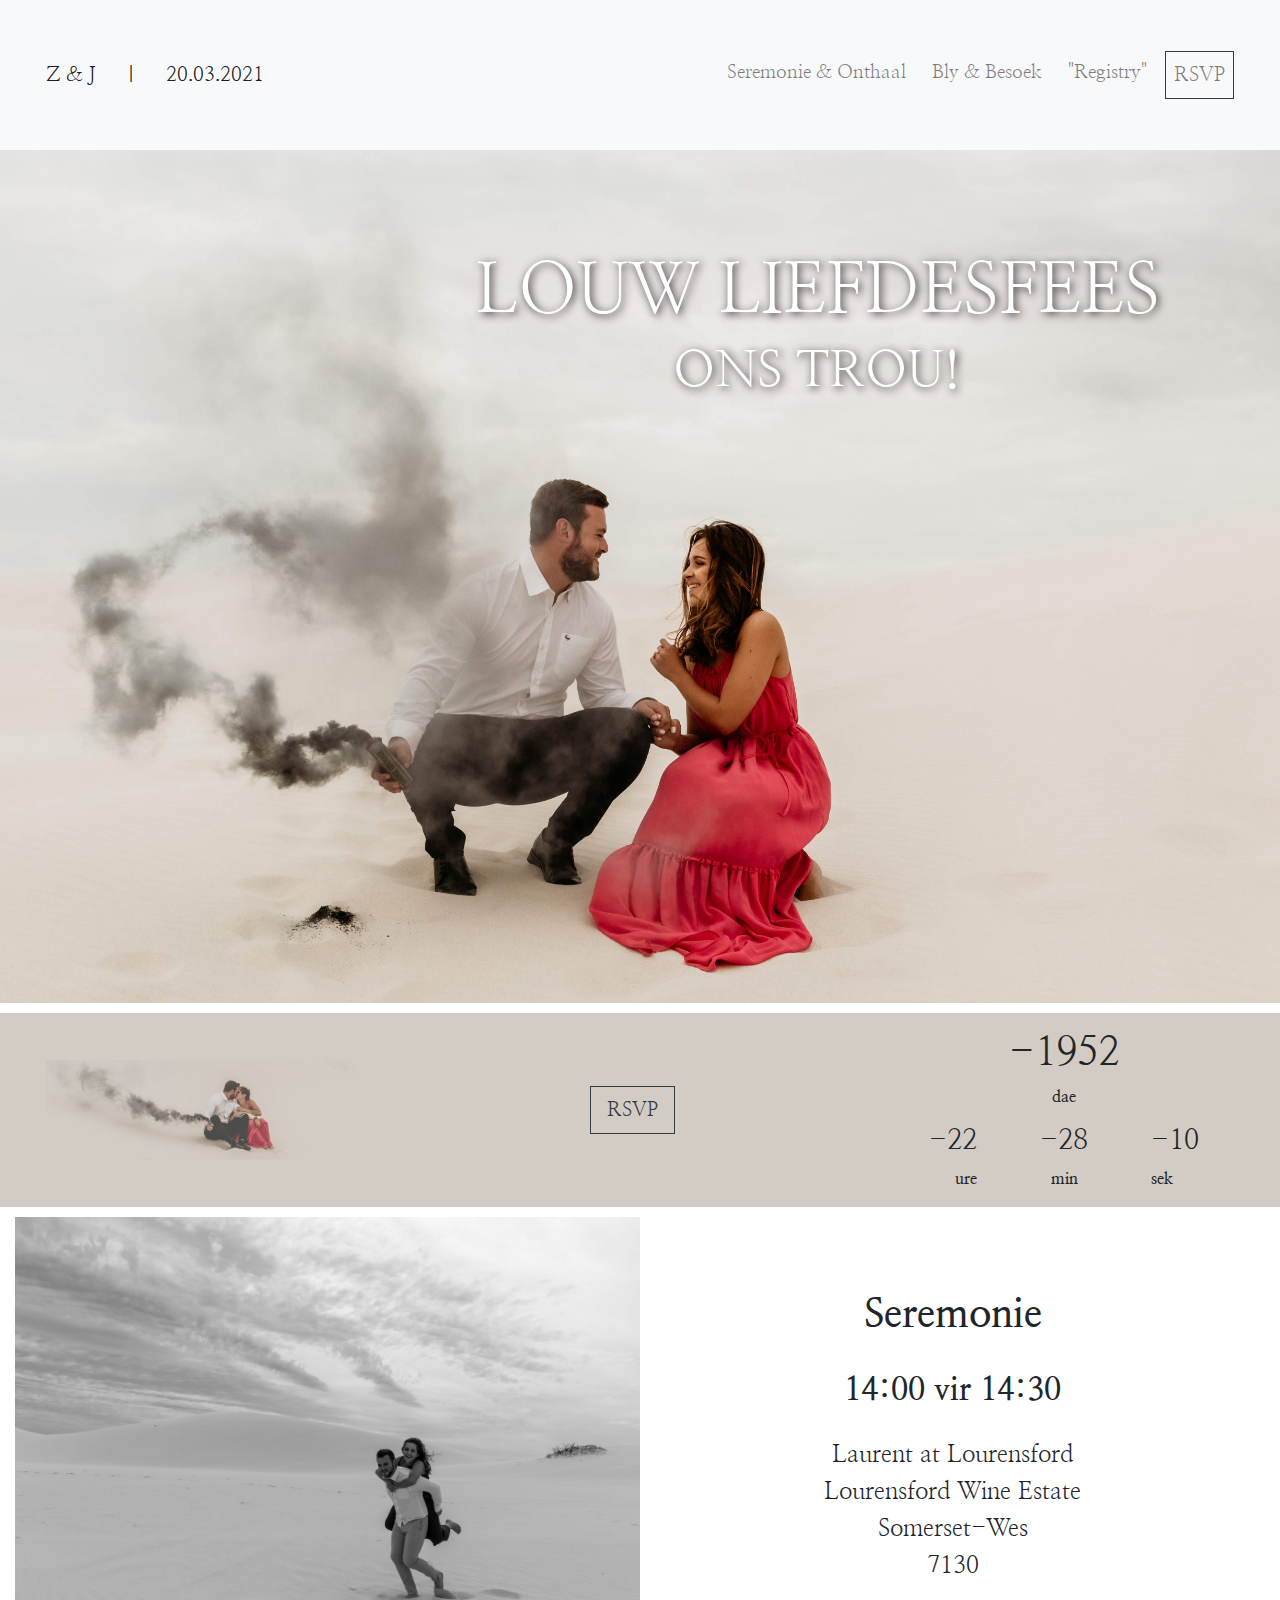
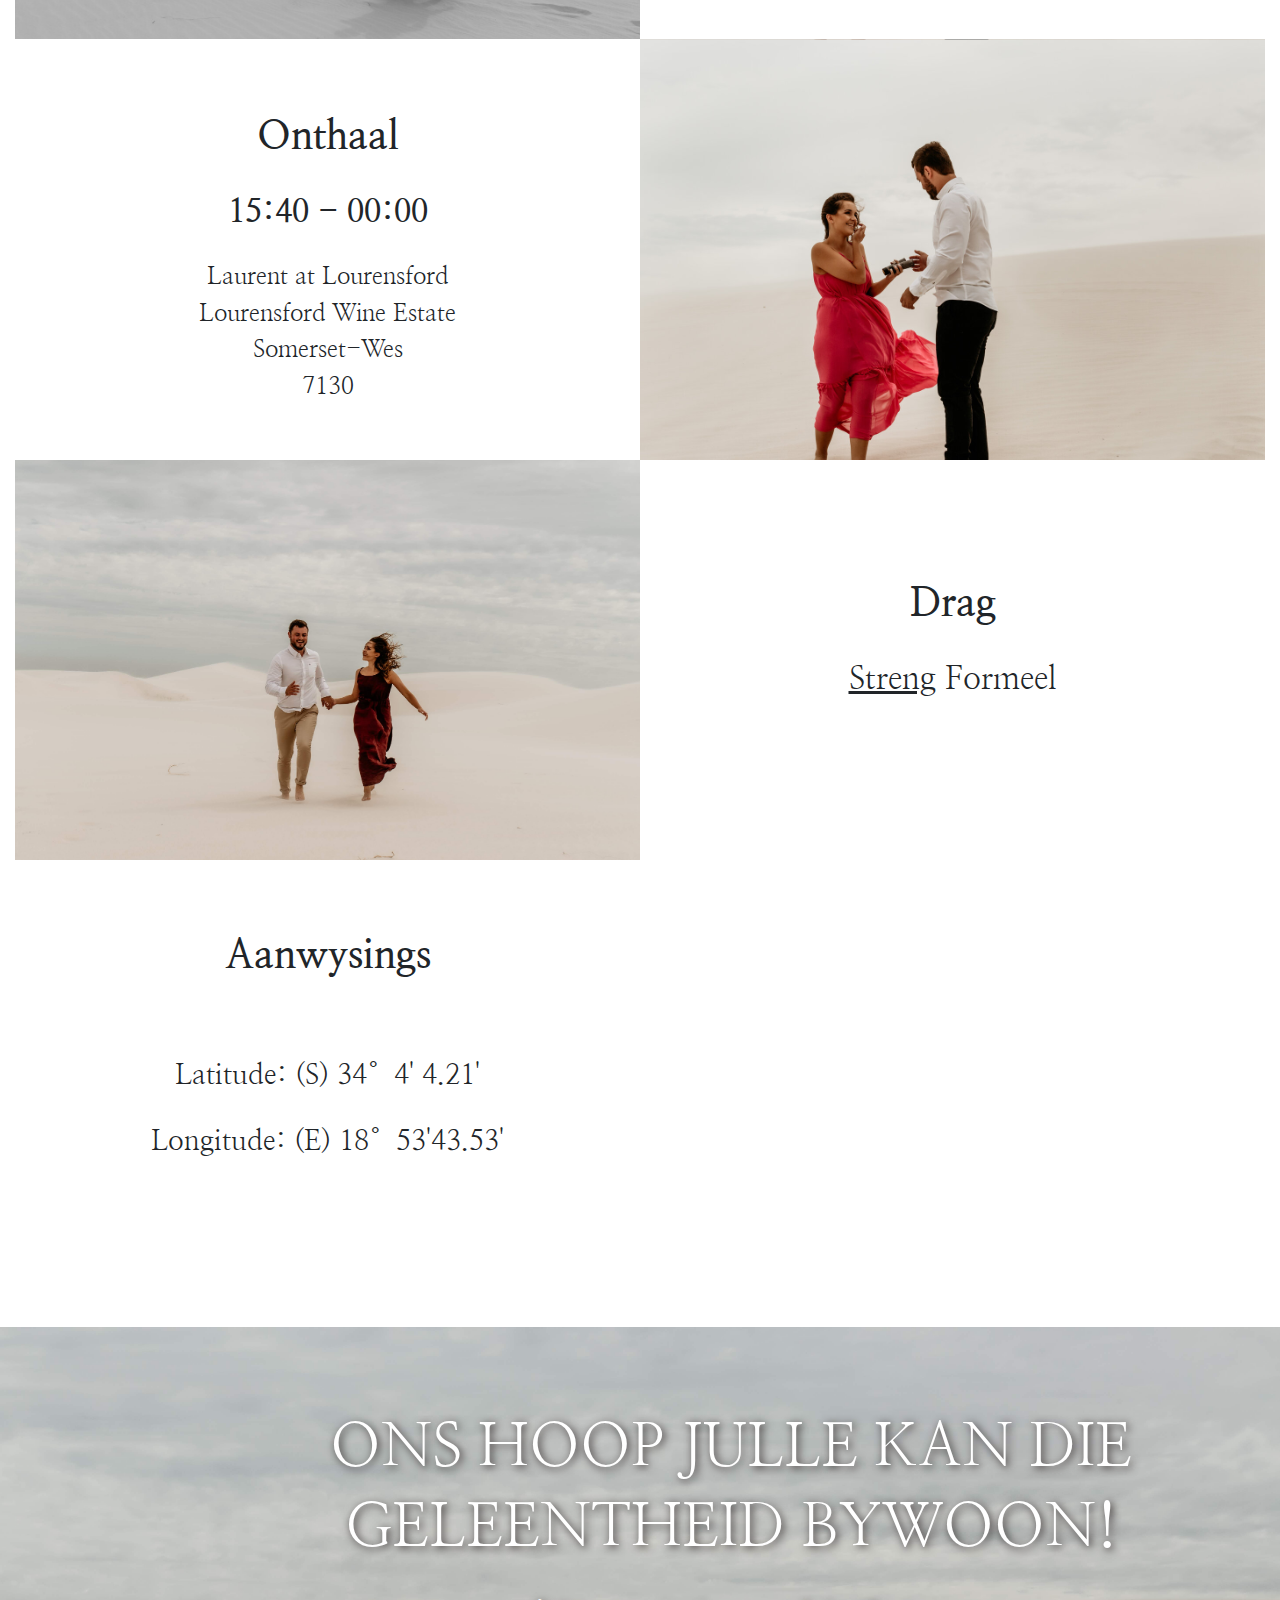
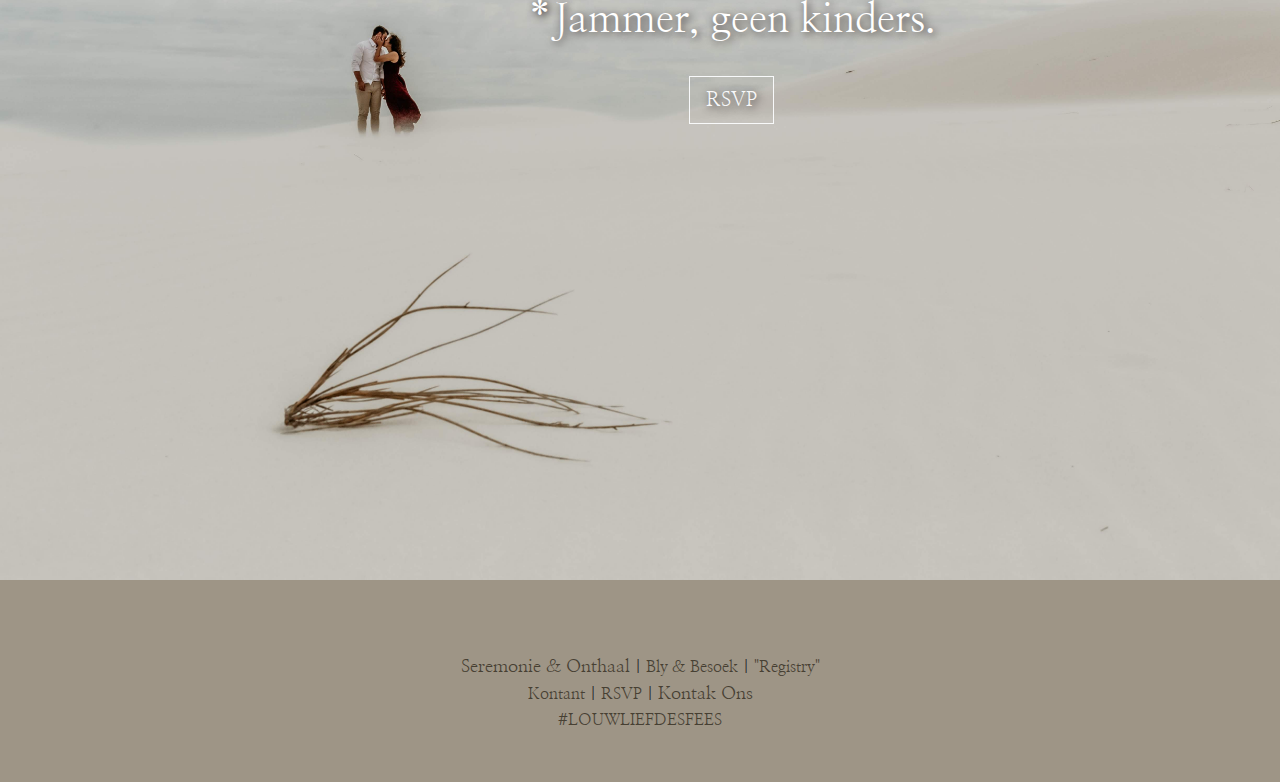
<file: index.html>
<!doctype html>
<html lang="en">
  <head>
    <!-- Required meta tags -->
    <meta charset="utf-8">
    <meta name="viewport" content="width=device-width, initial-scale=1, shrink-to-fit=no">

    <!-- Bootstrap CSS -->
    <link rel="stylesheet" href="https://stackpath.bootstrapcdn.com/bootstrap/4.3.1/css/bootstrap.min.css" integrity="sha384-ggOyR0iXCbMQv3Xipma34MD+dH/1fQ784/j6cY/iJTQUOhcWr7x9JvoRxT2MZw1T" crossorigin="anonymous">
    <link rel="preconnect" href="https://fonts.gstatic.com">
    <link href="https://fonts.googleapis.com/css2?family=Nanum+Myeongjo&display=swap" rel="stylesheet">
    <link rel="stylesheet" href="styles/styles.css">
    <title>Louw Liefdesfees | Seremonie & Onthaal</title>
  </head>
  <body>
    <nav class="navbar navbar-expand-md navbar-light bg-light sticky-top my-font" style="min-height: 150px; font-size: larger;">
      <a href="index.html" class="navbar-brand">&nbsp; &nbsp;  &nbsp; Z & J &nbsp;&nbsp;&nbsp;&nbsp; | &nbsp;&nbsp;&nbsp;&nbsp; 20.03.2021</a>
      <button type="button" class="navbar-toggler" data-toggle="collapse" data-target="#navbarCollapse">
          <span class="navbar-toggler-icon"></span>
      </button>
  
      <div class="collapse navbar-collapse" id="navbarCollapse">
          <div class="navbar-nav ml-auto">
              <a href="index.html" class="nav-item nav-link">Seremonie & Onthaal</a>&nbsp;&nbsp;
              <a href="blybesoek.html" class="nav-item nav-link">Bly & Besoek</a>&nbsp;&nbsp;
              <a href="registry.html" class="nav-item nav-link">"Registry"</a>&nbsp;&nbsp;
              <a href="RSVP.html" class="nav-item nav-link btn btn-outline-dark btn-lg rounded-0">RSVP</a>&nbsp;&nbsp;&nbsp;&nbsp;&nbsp;&nbsp;
          </div>  
      </div>
  </nav>
    <div style="position: relative;">
      <div class="top-right text-center my-font">
        <h1 class="headerFont">LOUW LIEFDESFEES</h1>
        <h3 class="subheaderFont">ONS TROU!</h3>
      </div>
      <img src="assets/5D3_2553.jpg" style="max-width: 100%">
    </div>
    

    <div style="height:10px"></div>

    <div class="row my-font" style="background-color: rgb(211, 204, 196); margin-right:0px; position: relative;">
      <div class="col-lg-4 d-flex align-items-center justify-content-center" style="height: 100px; margin: auto;">
          <img src="assets/kleinSand.jpg" style="height: 100px;">
      </div>
      
      <div class="col-lg-4 d-flex align-items-center justify-content-center" style="height: 100px; margin: auto;">
        <a href="RSVP.html" class="btn btn-outline-dark btn-lg rounded-0">RSVP</a>
      </div>

      <div class="col-lg-4 text-center" style="min-height: 100px; font-weight: bolder; margin: auto;">
        
        <div class="row" style="height: 30%;">
          <div class="col-lg-12" style="margin-top: 1rem">
            <h1 id="tyd-dae"></h1>
          </div>
        </div>
        <div class="row" style="height: 20%;">
          <div class="col-lg-12">
            <p>dae</p>
          </div>
        </div>
        <div class="row flex-nowrap" style="height: 50%;">
          <div class="col-lg-4">
            <div class="text-right" >
              <h3 id="tyd-ure"></h3>
              <p>ure</p>
            </div>
            
          </div>
          <div class="col-lg-4">
            <h3 id="tyd-min"></h3>
            <p>min</p>
          </div>
          <div class="col-lg-4 text-left">
            <h3 id="tyd-sek"></h3>
            <p>sek</p>
          </div>
        </div>
      </div>
    </div>

    <div style="height:10px"></div>

      <div class="col">
        <div class="row no-gutters">
          
          <div class="col-lg-6 text-center my-font order-lg-12" style="margin: 50px 0;">
            <br/>
            <h1><b>Seremonie</b></h2>
            <br/>
            <h2><b>14:00 vir 14:30</b></h2>
            <br/>
            <h4>Laurent at Lourensford</h4>
            <h4>Lourensford Wine Estate</h4>
            <h4>Somerset-Wes</h4>
            <h4>7130</h4>
          </div>
          <div class="col-lg-6 fill1 order-lg-1"></div>
        </div>
        <div class="row no-gutters">
          <div class="col-lg-6 text-center my-font" style="margin: 50px 0;">
            <br/>
            <h1><b>Onthaal</b></h2>
            <br/>
            <h2><b>15:40 - 00:00</b></h2>
            <br/>
            <h4>Laurent at Lourensford</h4>
            <h4>Lourensford Wine Estate</h4>
            <h4>Somerset-Wes</h4>
            <h4>7130</h4>
          </div>
          <div class="col-lg-6 fill2"></div>
        </div>
          <div class="row no-gutters">
            <div class="col-lg-6 text-center my-font order-lg-12" >
                <br/>
                <br/>
                <br/>
                <br/>
                <br/>
                <h1><b>Drag</b></h2>
                <br/>
                <h2><u>Streng</u> Formeel</h2>
                <br/>
                <br/>
                <br/>
                <br/>
                <br/>
            </div>
            <div class="col-lg-6 fill3 order-lg-1"></div>
          </div>
          <div class="row no-gutters">
            <div class="col-lg-6 text-center my-font" >
              <br/>
              <br/>
              <br/>
              <h1><b>Aanwysings</b></h2>
              <br/>
              <br/>
              <br/>
              <h3>Latitude: (S) 34°4' 4.21'</h3>
              <br/>
              <h3>Longitude: (E) 18°53'43.53'</h3>
              <br>
              <br>
            </div>
          
            <div class="col-lg-6"><iframe src="https://www.google.com/maps/embed?pb=!1m18!1m12!1m3!1d3304.9066850857184!2d18.886432115489434!3d-34.07190628060066!2m3!1f0!2f0!3f0!3m2!1i1024!2i768!4f13.1!3m3!1m2!1s0x1dcdb5fb37cdec5f%3A0x3372f388c6fa73a6!2sLourensford%20Wine%20Estate!5e0!3m2!1saf!2sza!4v1605639711419!5m2!1saf!2sza" width="100%" height="450" frameborder="0" style="border:0;" allowfullscreen="" aria-hidden="false" tabindex="0"></iframe>
            </div>
          </div>
          
      </div>
      

    <div style="height:10px"></div>
    

    <div style="position: relative;">
      <div class="top-right2 my-font text-center" >
        <h1 class="footerFont">ONS HOOP JULLE KAN DIE</h1>
        <h1 class="footerFont">GELEENTHEID BYWOON!</h1>
        <br>
        <h3 class="smallFooterFont">*Jammer, geen kinders.</h3>
        <br>
        <a href="RSVP.html" class="btn btn-outline-light btn-lg rounded-0">RSVP</a>
      </div>
      <img src="assets/5D3_2884.jpg" style="max-width: 100%;">
    </div>

    <div style="height:20px"></div>
    
<div class="row no-gutters my-font flex-nowrap" style="background-color: #9e9586; width: 100%; padding: 50px 0 50PX; margin-top: -20px;">
<div style="text-align: center; margin: auto;">
<br><span style="color: #474033; font-size: 18px;"><a style="color: #474033;" href="https://louwliefdesfees.github.io/index.html">Seremonie &amp; Onthaal</a></span> | <span style="color: #474033;"><a style="color: #474033;" href="https://louwliefdesfees.github.io/blybesoek.html">Bly &amp; Besoek</a></span> | <span style="color: #474033;"><a style="color: #474033;" href="https://louwliefdesfees.github.io/registry.html">"Registry"</a></span></br>
<a style="color: #474033;" href="https://louwliefdesfees.github.io/kontant.html">Kontant</a> | <span style="color: #474033;"><a style="color: #474033;" href="https://louwliefdesfees.github.io/RSVP.html">RSVP</a></span> | <a href="mailto:zahnri.joubert@yahoo.com"><span style="color: #474033; font-size: 18px;">Kontak Ons</span></a></br>
<span style="color: #474033;">#LOUWLIEFDESFEES</span>
</div>
</div>

<script>
// Set the date we're counting down to
var countDownDate = new Date("Mar 20, 2021 14:30:00").getTime();

// Update the count down every 1 second
var x = setInterval(function() {

  // Get today's date and time
  var now = new Date().getTime();

  // Find the distance between now and the count down date
  var distance = countDownDate - now;

  // Time calculations for days, hours, minutes and seconds
  var days = Math.floor(distance / (1000 * 60 * 60 * 24));
  var hours = Math.floor((distance % (1000 * 60 * 60 * 24)) / (1000 * 60 * 60));
  var minutes = Math.floor((distance % (1000 * 60 * 60)) / (1000 * 60));
  var seconds = Math.floor((distance % (1000 * 60)) / 1000);

  // Display the result in the element with id="demo"
  document.getElementById("tyd-dae").innerHTML = days;
  document.getElementById("tyd-ure").innerHTML = hours;
  document.getElementById("tyd-min").innerHTML = minutes;
  document.getElementById("tyd-sek").innerHTML = seconds;

  // If the count down is finished, write some text
  if (distance < 0) {
    clearInterval(x);
    document.getElementById("demo").innerHTML = "GETROUD!";
  }
}, 1000);
</script>
    <!-- Optional JavaScript -->
    <!-- jQuery first, then Popper.js, then Bootstrap JS -->
    <script src="https://code.jquery.com/jquery-3.3.1.slim.min.js" integrity="sha384-q8i/X+965DzO0rT7abK41JStQIAqVgRVzpbzo5smXKp4YfRvH+8abtTE1Pi6jizo" crossorigin="anonymous"></script>
    <script src="https://cdnjs.cloudflare.com/ajax/libs/popper.js/1.14.7/umd/popper.min.js" integrity="sha384-UO2eT0CpHqdSJQ6hJty5KVphtPhzWj9WO1clHTMGa3JDZwrnQq4sF86dIHNDz0W1" crossorigin="anonymous"></script>
    <script src="https://stackpath.bootstrapcdn.com/bootstrap/4.3.1/js/bootstrap.min.js" integrity="sha384-JjSmVgyd0p3pXB1rRibZUAYoIIy6OrQ6VrjIEaFf/nJGzIxFDsf4x0xIM+B07jRM" crossorigin="anonymous"></script>
  </body>
</html>
</file>
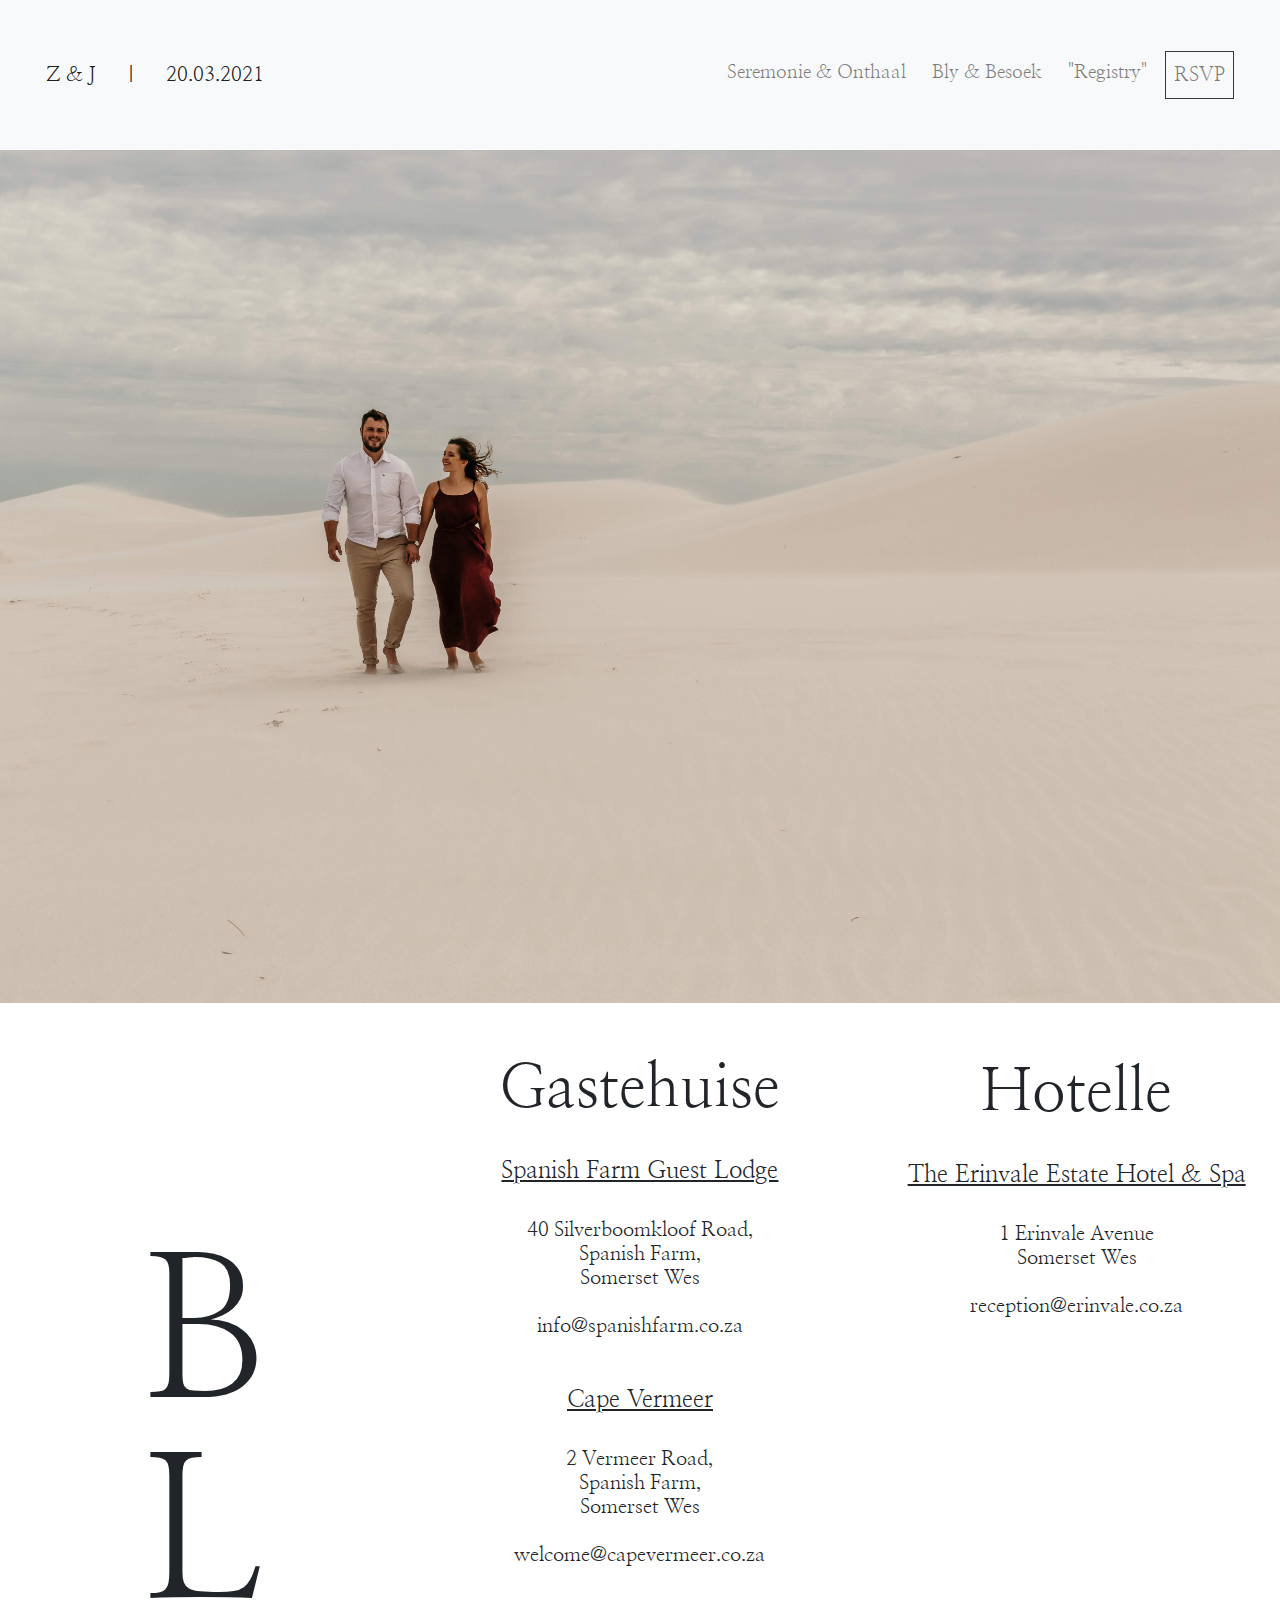
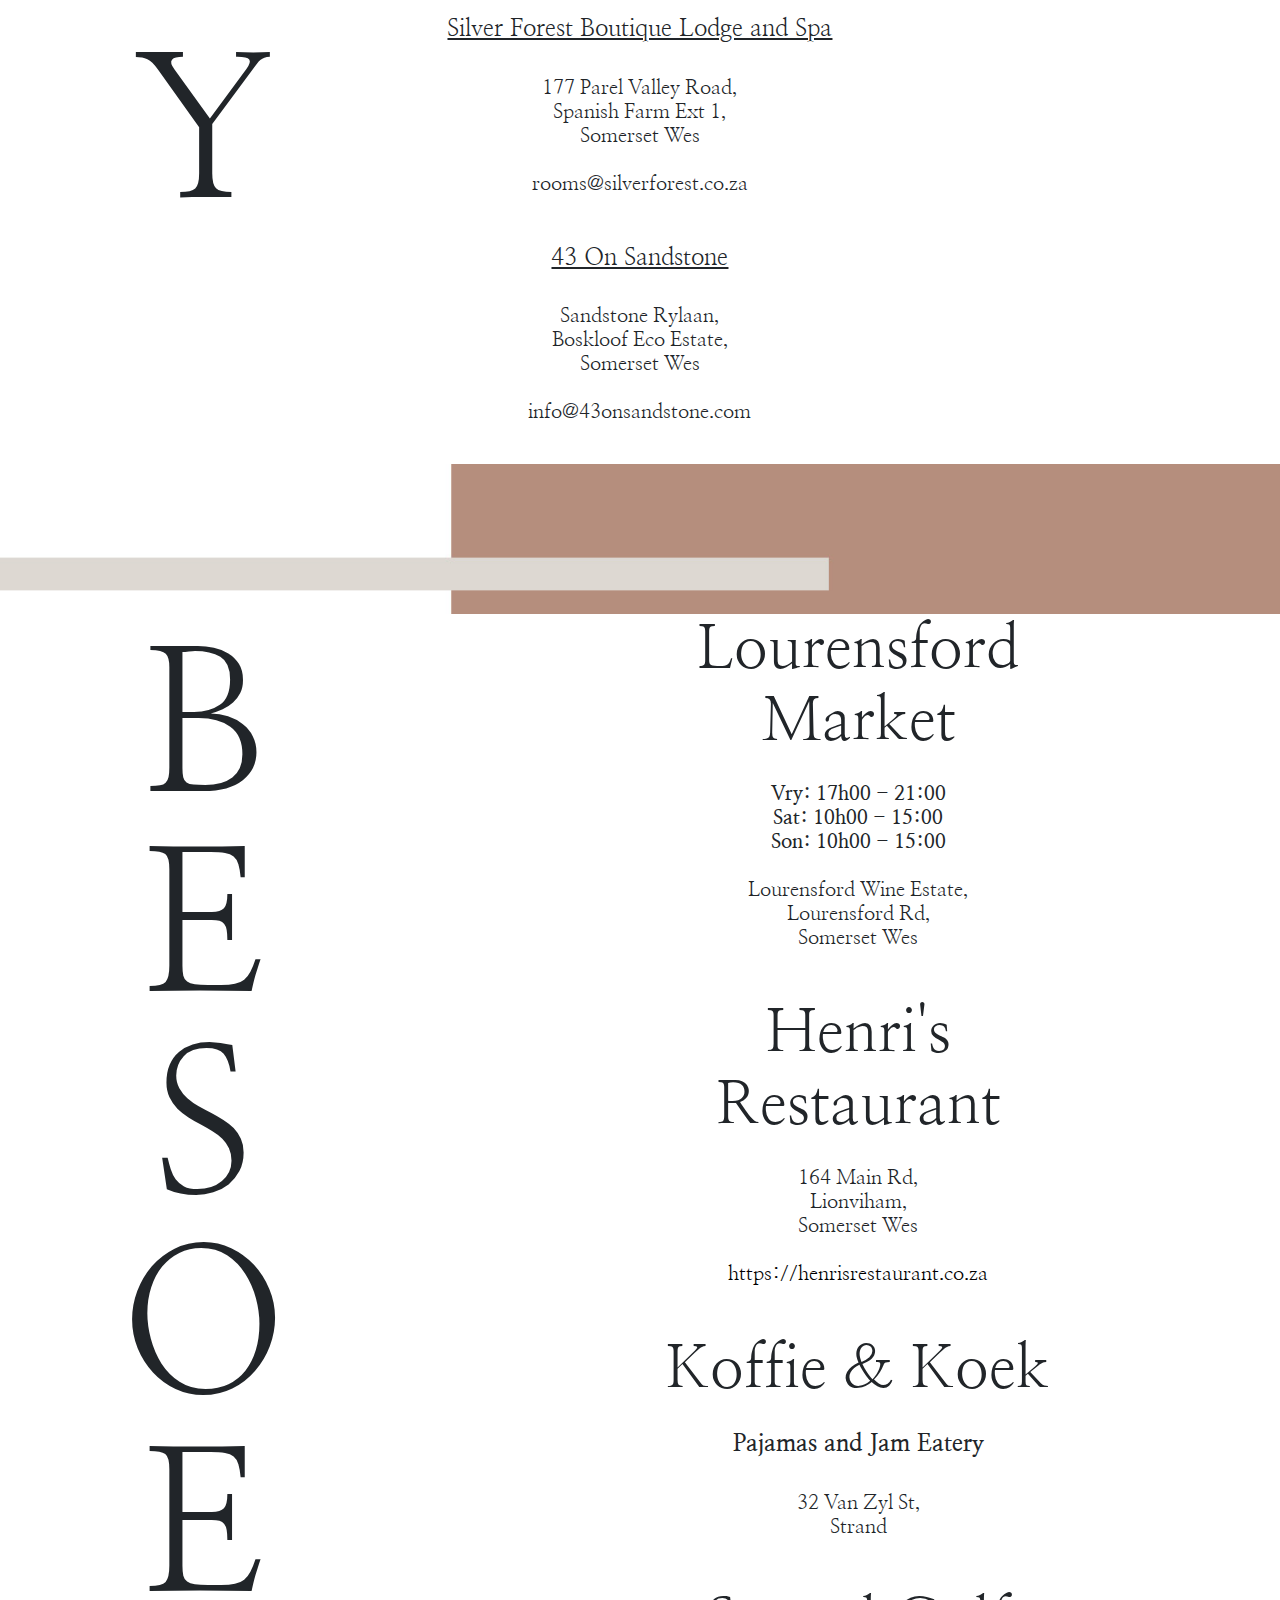
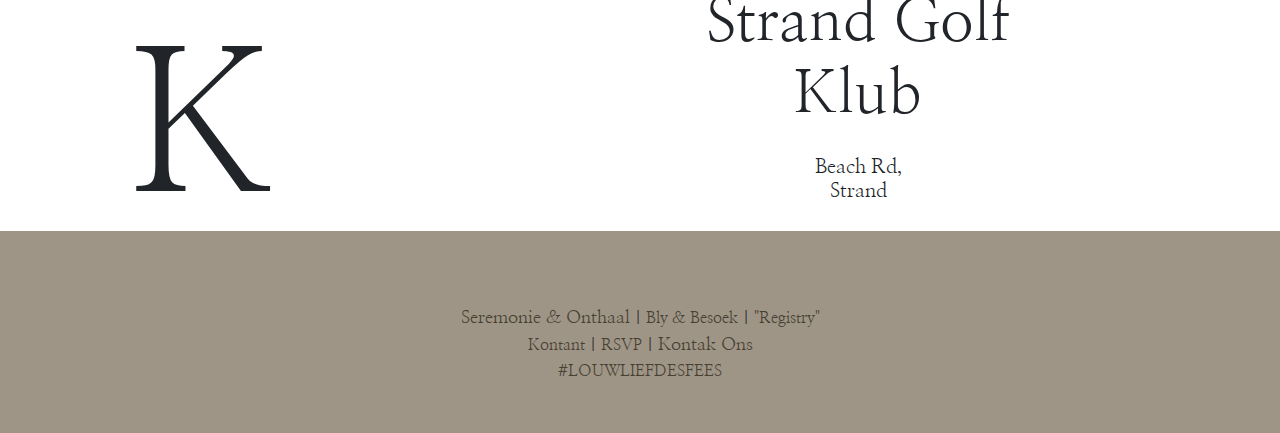
<file: blybesoek.html>
<!doctype html>
<html lang="en">
  <head>
    <!-- Required meta tags -->
    <meta charset="utf-8">
    <meta name="viewport" content="width=device-width, initial-scale=1, shrink-to-fit=no">

    <!-- Bootstrap CSS -->
    <link rel="stylesheet" href="https://stackpath.bootstrapcdn.com/bootstrap/4.3.1/css/bootstrap.min.css" integrity="sha384-ggOyR0iXCbMQv3Xipma34MD+dH/1fQ784/j6cY/iJTQUOhcWr7x9JvoRxT2MZw1T" crossorigin="anonymous">
    <link rel="preconnect" href="https://fonts.gstatic.com">
    <link href="https://fonts.googleapis.com/css2?family=Nanum+Myeongjo&display=swap" rel="stylesheet">
    <link rel="stylesheet" href="styles/styles.css">
    <title>Louw Liefdesfees|Bly & Besoek</title>
  </head>
  <body>
    <nav class="navbar navbar-expand-md navbar-light bg-light sticky-top my-font" style="min-height: 150px; font-size: larger;">
      <a href="index.html" class="navbar-brand">&nbsp; &nbsp;  &nbsp; Z & J &nbsp;&nbsp;&nbsp;&nbsp; | &nbsp;&nbsp;&nbsp;&nbsp; 20.03.2021</a>
      <button type="button" class="navbar-toggler" data-toggle="collapse" data-target="#navbarCollapse">
          <span class="navbar-toggler-icon"></span>
      </button>
  
      <div class="collapse navbar-collapse" id="navbarCollapse">
          <div class="navbar-nav ml-auto">
              <a href="index.html" class="nav-item nav-link">Seremonie & Onthaal</a>&nbsp;&nbsp;
              <a href="blybesoek.html" class="nav-item nav-link">Bly & Besoek</a>&nbsp;&nbsp;
              <a href="registry.html" class="nav-item nav-link">"Registry"</a>&nbsp;&nbsp;
              <a href="RSVP.html" class="nav-item nav-link btn btn-outline-dark btn-lg rounded-0">RSVP</a>&nbsp;&nbsp;&nbsp;&nbsp;&nbsp;&nbsp;
          </div>
      </div>
  </nav>
    
    <div style="position: relative;">
      <img src="assets/IMG_0796.jpg" style="max-width: 100%">
    </div>

    <div style="height:50px"></div>
    
    <div class="row my-font ">
      <div class="col-lg-4 d-flex justify-content-center align-items-center">
        <h1 class="" style="writing-mode: vertical-lr; text-orientation:upright; font-size:200px; margin: auto;">BLY</h1>
      </div>
      <div class="col-lg-4 text-center">
        <h1 style="font-size:60px;">Gastehuise</h1>
        <br>
        <h4><u>Spanish Farm Guest Lodge</u></h4>
        <br>
        <h5>40 Silverboomkloof Road,</h5>
        <h5>Spanish Farm,</h5>
        <h5>Somerset Wes</h5>
        <br>
        <h5>info@spanishfarm.co.za</h5>
        <br>
        <br>
        <h4><u>Cape Vermeer</u></h4>
        <br>
        <h5>2 Vermeer Road,</h5>
        <h5>Spanish Farm,</h5>
        <h5>Somerset Wes</h5>
        <br>
        <h5>welcome@capevermeer.co.za</h5>
        <br>
        <br>
        <h4><u>Silver Forest Boutique Lodge and Spa</u></h4>
        <br>
        <h5>177 Parel Valley Road,</h5>
        <h5>Spanish Farm Ext 1,</h5>
        <h5>Somerset Wes</h5>
        <br>
        <h5>rooms@silverforest.co.za</h5>
        <br>
        <br>
        <h4><u>43 On Sandstone</u></h4>
        <br>
        <h5>Sandstone Rylaan,</h5>
        <h5>Boskloof Eco Estate,</h5>
        <h5>Somerset Wes</h5>
        <br>
        <h5>info@43onsandstone.com</h5>

      </div>
      <div class="col-lg-4 text-center">
        <br>
        <h1 style="font-size:60px; margin-top: -20px;">Hotelle</h1>
        <br>
        <h4><u>The Erinvale Estate Hotel & Spa</u></h4>
        <br>
        <h5>1 Erinvale Avenue</h5>
        <h5>Somerset Wes</h5>
        <br>
        <h5>reception@erinvale.co.za</h5>
      </div>
    </div>
    

    <div style="height:40px"></div>

    <img src="assets/Trou WebsiteBly & Besoek BlokX1 - JPG 80.jpg" style="width: 100%; height: 150px;">


    <div class="row my-font">
      <div class="col-lg-4 d-flex justify-content-center align-items-center">
        <h1 class="" style="writing-mode: vertical-lr; text-orientation:upright; font-size:200px; margin: auto;">BESOEK</h1>
      </div>
      <div class="col-lg-8 text-center" style="margin: auto;">
        <h1 style="font-size:60px; margin: 0;">Lourensford</h1>
        <h1 style="font-size:60px; margin: 0;">Market</h1>
        <br>
        <h5><b>Vry: 17h00 - 21:00</b></h5>
        <h5><b>Sat: 10h00 - 15:00</b></h5>
        <h5><b>Son: 10h00 - 15:00</b></h5>
        <br>
        <h5>Lourensford Wine Estate,</h5>
        <h5>Lourensford Rd,</h5>
        <h5>Somerset Wes</h5>
        <br>
        <br>
        <h1 style="font-size:60px; margin: 0;">Henri's</h1>
        <h1 style="font-size:60px; margin: 0;">Restaurant</h1>
        <br>
        <h5>164 Main Rd,</h5>
        <h5>Lionviham,</h5>
        <h5>Somerset Wes</h5>
        <br>
        <h5><a href="https://henrisrestaurant.co.za/" target="_blank" style="color: black;">https://henrisrestaurant.co.za</a></h5>
        <br><br>
        <h1 style="font-size:60px; margin: 0;">Koffie & Koek</h1>
        <br>
        <h4><b>Pajamas and Jam Eatery</b></h4>
        <br>
        <h5>32 Van Zyl St,</h5>
        <h5>Strand</h5>
        <br><br>
        <h1 style="font-size:60px; margin: 0;">Strand Golf</h1>
        <h1 style="font-size:60px; margin: 0;">Klub</h1>
        <br>
        <h5>Beach Rd,</h5>
        <h5>Strand</h5>
        <br><br>
      </div>
    </div>

<div class="row no-gutters my-font flex-nowrap" style="background-color: #9e9586; width: 100%; padding: 50px 0 50PX; margin-top: -20px;">
<div style="text-align: center; margin: auto;">
<br><span style="color: #474033; font-size: 18px;"><a style="color: #474033;" href="https://louwliefdesfees.github.io/index.html">Seremonie &amp; Onthaal</a></span> | <span style="color: #474033;"><a style="color: #474033;" href="https://louwliefdesfees.github.io/blybesoek.html">Bly &amp; Besoek</a></span> | <span style="color: #474033;"><a style="color: #474033;" href="https://louwliefdesfees.github.io/registry.html">"Registry"</a></span></br>
<a style="color: #474033;" href="https://louwliefdesfees.github.io/kontant.html">Kontant</a> | <span style="color: #474033;"><a style="color: #474033;" href="https://louwliefdesfees.github.io/RSVP.html">RSVP</a></span> | <a href="mailto:zahnri.joubert@yahoo.com"><span style="color: #474033; font-size: 18px;">Kontak Ons</span></a></br>
<span style="color: #474033;">#LOUWLIEFDESFEES</span>
</div>
</div>

    <!-- Optional JavaScript -->
    <!-- jQuery first, then Popper.js, then Bootstrap JS -->
    <script src="https://code.jquery.com/jquery-3.3.1.slim.min.js" integrity="sha384-q8i/X+965DzO0rT7abK41JStQIAqVgRVzpbzo5smXKp4YfRvH+8abtTE1Pi6jizo" crossorigin="anonymous"></script>
    <script src="https://cdnjs.cloudflare.com/ajax/libs/popper.js/1.14.7/umd/popper.min.js" integrity="sha384-UO2eT0CpHqdSJQ6hJty5KVphtPhzWj9WO1clHTMGa3JDZwrnQq4sF86dIHNDz0W1" crossorigin="anonymous"></script>
    <script src="https://stackpath.bootstrapcdn.com/bootstrap/4.3.1/js/bootstrap.min.js" integrity="sha384-JjSmVgyd0p3pXB1rRibZUAYoIIy6OrQ6VrjIEaFf/nJGzIxFDsf4x0xIM+B07jRM" crossorigin="anonymous"></script>
  </body>
</html>
</file>
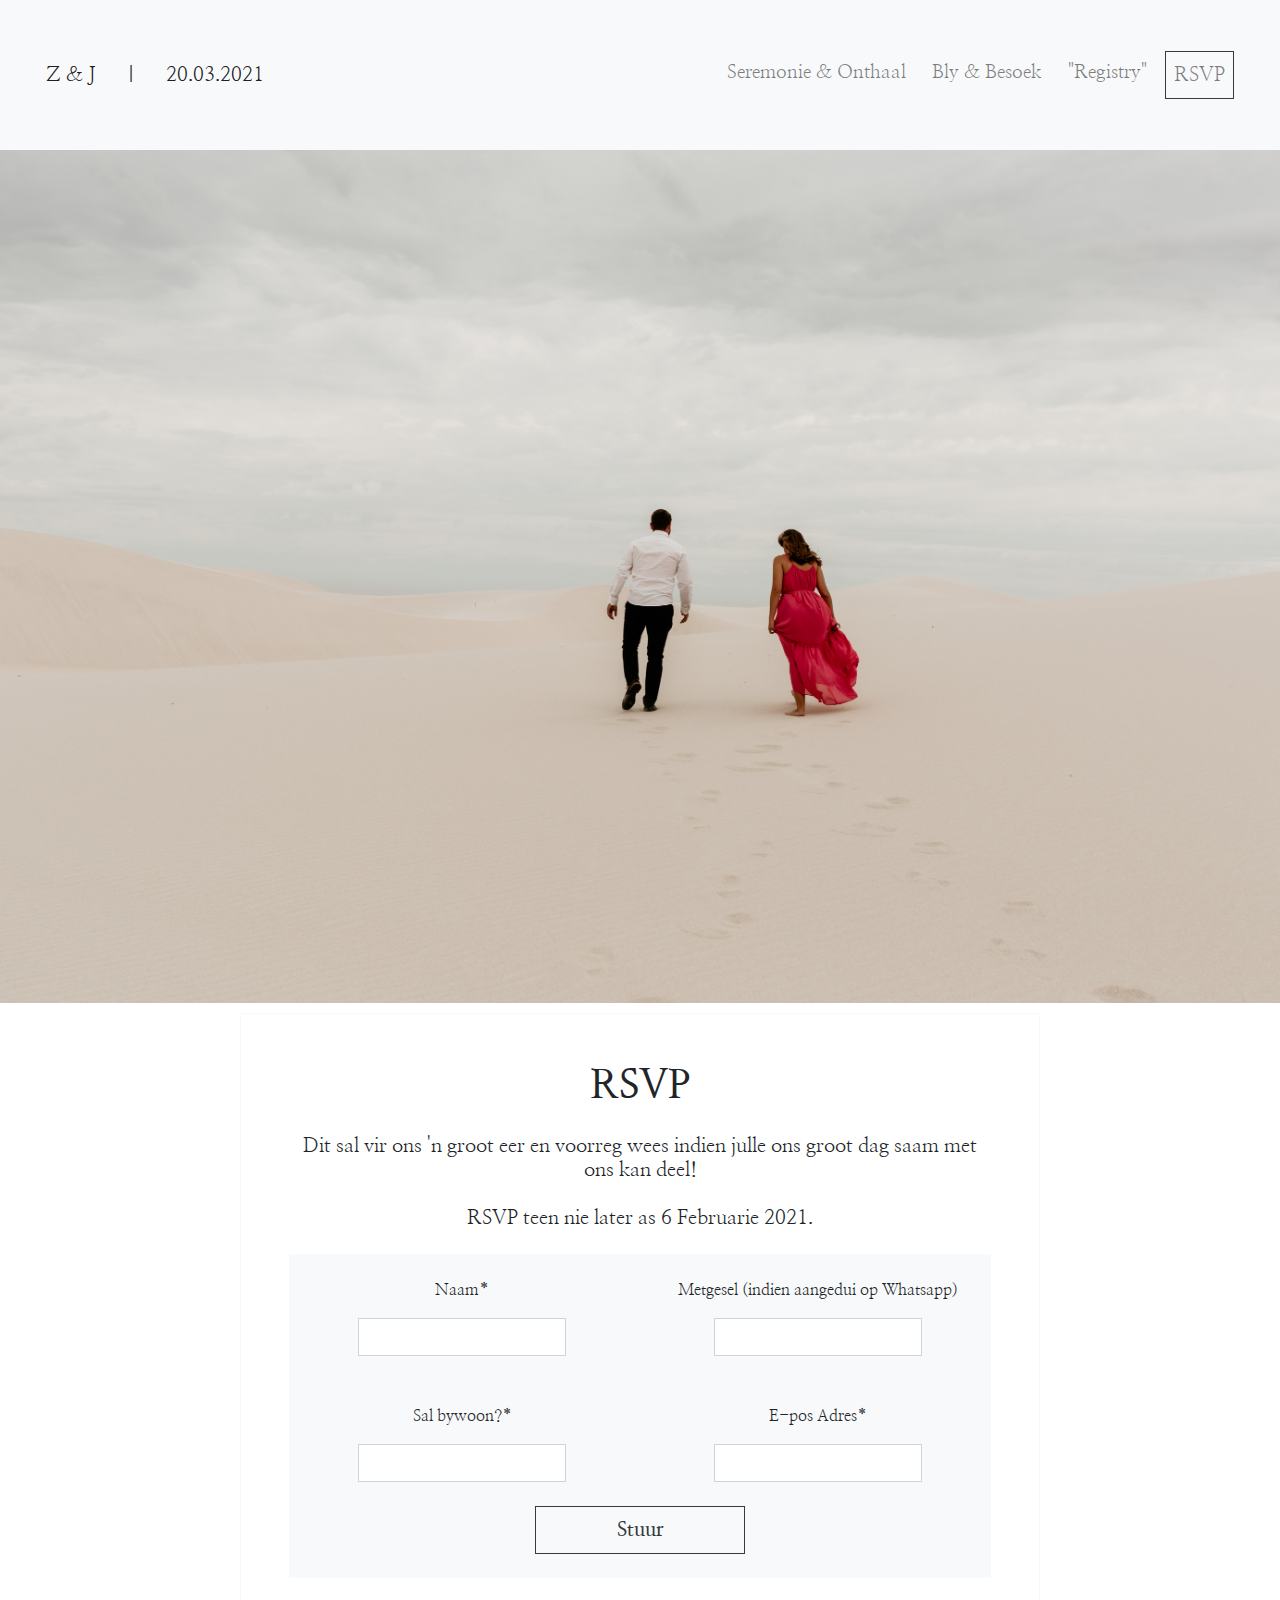
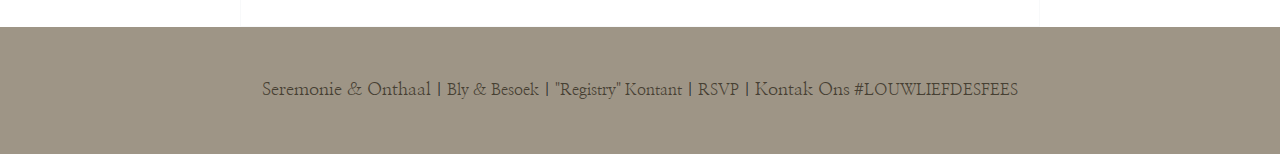
<file: RSVP.html>
<!doctype html>
<html lang="en">
  <head>
    <!-- Required meta tags -->
    <meta charset="utf-8">
    <meta name="viewport" content="width=device-width, initial-scale=1, shrink-to-fit=no">

    <!-- Bootstrap CSS -->
    <link rel="stylesheet" href="https://stackpath.bootstrapcdn.com/bootstrap/4.3.1/css/bootstrap.min.css" integrity="sha384-ggOyR0iXCbMQv3Xipma34MD+dH/1fQ784/j6cY/iJTQUOhcWr7x9JvoRxT2MZw1T" crossorigin="anonymous">
    <link rel="preconnect" href="https://fonts.gstatic.com">
    <link href="https://fonts.googleapis.com/css2?family=Nanum+Myeongjo&display=swap" rel="stylesheet">
    <link rel="stylesheet" href="styles/styles.css">
    <title>Louw Liefdesfees|Kontant Bydrae</title>
  </head>
  <body>
    <nav class="navbar navbar-expand-md navbar-light bg-light sticky-top my-font" style="min-height: 150px; font-size: larger;">
        <a href="index.html" class="navbar-brand">&nbsp; &nbsp;  &nbsp; Z & J &nbsp;&nbsp;&nbsp;&nbsp; | &nbsp;&nbsp;&nbsp;&nbsp; 20.03.2021</a>
        <button type="button" class="navbar-toggler" data-toggle="collapse" data-target="#navbarCollapse">
            <span class="navbar-toggler-icon"></span>
        </button>
    
        <div class="collapse navbar-collapse" id="navbarCollapse">
            <div class="navbar-nav ml-auto">
                <a href="index.html" class="nav-item nav-link">Seremonie & Onthaal</a>&nbsp;&nbsp;
                <a href="blybesoek.html" class="nav-item nav-link">Bly & Besoek</a>&nbsp;&nbsp;
                <a href="registry.html" class="nav-item nav-link">"Registry"</a>&nbsp;&nbsp;
                <a href="RSVP.html" class="nav-item nav-link btn btn-outline-dark btn-lg rounded-0">RSVP</a>&nbsp;&nbsp;&nbsp;&nbsp;&nbsp;&nbsp;
            </div>
        </div>
    </nav>
    <div style="position: relative;">
      <img src="assets/5D3_2670.jpg" style="max-width: 100%">
    </div>
    

    <div style="height:10px"></div>

    



    <form class="text-center border border-light p-5 my-font " action="https://docs.google.com/forms/u/0/d/e/1FAIpQLSeb8eXLjSfidfhE3grDX4tDzD2tw-j-fvYTg_YsVpsji0pUhQ/formResponse" method="POST" style="max-width: 800px; margin: auto;">

        <p class="h1 mb-4"><b>RSVP</b></p>
        <p class="h5 mb-4">Dit sal vir ons 'n groot eer en voorreg wees indien julle ons groot dag saam met ons kan deel!</p>
        <p class="h5 mb-4">RSVP teen nie later as 6 Februarie 2021.</p>

        <div class="bg-light">
            <div class="form-row mb-4">
                <div class="col-lg-6">
                    <!-- First name --><br><p>Naam*</p>
                    <input type="text" id="defaultRegisterFormFirstName" class="form-control rounded-0" placeholder="" name="entry.1498135098" style="width: 60%; margin: auto;">
                </div>
                
                <div class="col-lg-6">
                    <!-- Last name --><br><p>Metgesel (indien aangedui op Whatsapp)</p>
                    <input type="text" id="defaultRegisterFormLastName" class="form-control rounded-0" placeholder="" name="entry.2077573070" style="width: 60%; margin: auto;">
                </div>
            </div>
    
            <div class="form-row mb-4">
                <div class="col-lg-6">
                    <!-- First name --><br><p>Sal bywoon?*</p>
                    <input type="text" id="defaultRegisterFormFirstName" class="form-control rounded-0" placeholder="" name="entry.33472816" style="width: 60%; margin: auto;">
                </div>
                <div class="col-lg-6">
                    <!-- Last name --><br><p>E-pos Adres*</p>
                    <input type="text" id="defaultRegisterFormLastName" class="form-control rounded-0" placeholder="" name="entry.757267493" style="width: 60%; margin: auto;">
                </div>
            </div>

            <!-- Sign up button -->
            <button class="btn btn-outline-dark btn-lg rounded-0 mb-4" type="submit" style="width: 30%; margin: auto;"><b>Stuur</b></button>

        </div>
        
    
    
        
    
    </form>
    <!-- Default form register -->
    

    <div style="height:20px"></div>

<div class="row no-gutters my-font flex-nowrap" style="background-color: #9e9586; width: 100%; padding: 50px 0 50PX; margin-top: -20px;">
<div style="text-align: center; margin: auto;">
<span style="color: #474033; font-size: 18px;"><a style="color: #474033;" href="https://louwliefdesfees.github.io/index.html">Seremonie &amp; Onthaal</a></span> | <span style="color: #474033;"><a style="color: #474033;" href="https://louwliefdesfees.github.io/blybesoek.html">Bly &amp; Besoek</a></span> | <span style="color: #474033;"><a style="color: #474033;" href="https://louwliefdesfees.github.io/registry.html">"Registry"</a></span>
<a style="color: #474033;" href="https://louwliefdesfees.github.io/kontant.html">Kontant</a> | <span style="color: #474033;"><a style="color: #474033;" href="https://louwliefdesfees.github.io/RSVP.html">RSVP</a></span> | <a href="mailto:zahnri.joubert@yahoo.com"><span style="color: #474033; font-size: 18px;">Kontak Ons</span></a>
<span style="color: #474033;">#LOUWLIEFDESFEES</span>
</div>
</div>

    <!-- Optional JavaScript -->
    <!-- jQuery first, then Popper.js, then Bootstrap JS -->
    <script src="https://code.jquery.com/jquery-3.3.1.slim.min.js" integrity="sha384-q8i/X+965DzO0rT7abK41JStQIAqVgRVzpbzo5smXKp4YfRvH+8abtTE1Pi6jizo" crossorigin="anonymous"></script>
    <script src="https://cdnjs.cloudflare.com/ajax/libs/popper.js/1.14.7/umd/popper.min.js" integrity="sha384-UO2eT0CpHqdSJQ6hJty5KVphtPhzWj9WO1clHTMGa3JDZwrnQq4sF86dIHNDz0W1" crossorigin="anonymous"></script>
    <script src="https://stackpath.bootstrapcdn.com/bootstrap/4.3.1/js/bootstrap.min.js" integrity="sha384-JjSmVgyd0p3pXB1rRibZUAYoIIy6OrQ6VrjIEaFf/nJGzIxFDsf4x0xIM+B07jRM" crossorigin="anonymous"></script>
  </body>
</html>
</file>
<file: styles/styles.css>
.header {
    padding-top: 25px;
    padding-bottom: 25px;
  }

  #example1 {
    border: 2px solid black;
    padding: 25px;
    background: url(../assets/5D3_2794.jpg);
    background-repeat: no-repeat;
    background-size: cover;
    min-height: 400px;
  }

  

.fill1 {
  overflow: hidden;
  background-size: cover;
  background-position: center;
  background-image: url('../assets/5D3_2794.jpg');
  min-height: 400px;
}

.fill2 {
  overflow: hidden;
  background-size: cover;
  background-position: center;
  background-image: url('../assets/5D3_2524.jpg');
  min-height: 400px;
}

.fill3 {
  overflow: hidden;
  background-size: cover;
  background-position: center;
  background-image: url('../assets/IMG_0798.jpg');
  min-height: 400px;
}



.top-right2 {
  position: absolute;
  top: 10%;
  right: 10%;
  color: white;
  padding-left: 20px;
  padding-right: 20px;
  text-shadow: 2px 2px 8px #292121;
}

.my-font {
  font-family: 'Nanum Myeongjo', serif;
}

.img-overlay-wrap {
  position: relative;
  display: inline-block; /* <= shrinks container to image size */
  transition: transform 150ms ease-in-out;
}

.img-overlay-wrap img { /* <= optional, for responsiveness */
   display: block;
   max-width: 100%;
   height: 200px;
}

.img-overlay-wrap svg {
  position: absolute;
  top: 0;
  left: 0;
}

.img-overlay-wrap:hover {
  transform: rotate( 15deg );
}

h5 {
  margin:0
}

.parent {
  position: relative;
}
.child {
  position: absolute;
  top: 50%;
  left: 50%;
  transform: translate(-50%, -50%);
}

@media screen and (min-width: 751px) {
  .footerFont {
    font-size: 60px;
  }
  .smallFooterFont {
    font-size: 40px;
  }
  .footerLinks {
    font-size: 20px;
  }
}

/* If the screen size is 600px wide or less, set the font-size of <div> to 30px */
@media screen and (max-width: 750px) {
  .footerFont {
    font-size: 20px;
  }
  .smallFooterFont {
    font-size: 18px;
  }
  .footerLinks {
    font-size: 16px;
  }
}

@media screen and (min-width: 751px) {
  .headerFont {
    font-size: 70px;
  }
  .subheaderFont {
    font-size: 50px;
  }
  .top-right {
    position: absolute;
    top: 100px;
    right: 100px;
    color: white;
    padding-left: 20px;
    padding-right: 20px;
    text-shadow: 2px 2px 8px #292121;
  }
}

@media screen and (max-width: 750px) {
  .headerFont {
    font-size: 30px;
  }
  .subheaderFont {
    font-size: 15px;
  }
  .top-right {
    position: absolute;
    top: 30px;
    right: 00px;
    color: white;
    padding-left: 20px;
    padding-right: 20px;
    text-shadow: 2px 2px 8px #292121;
  }
}
</file>
